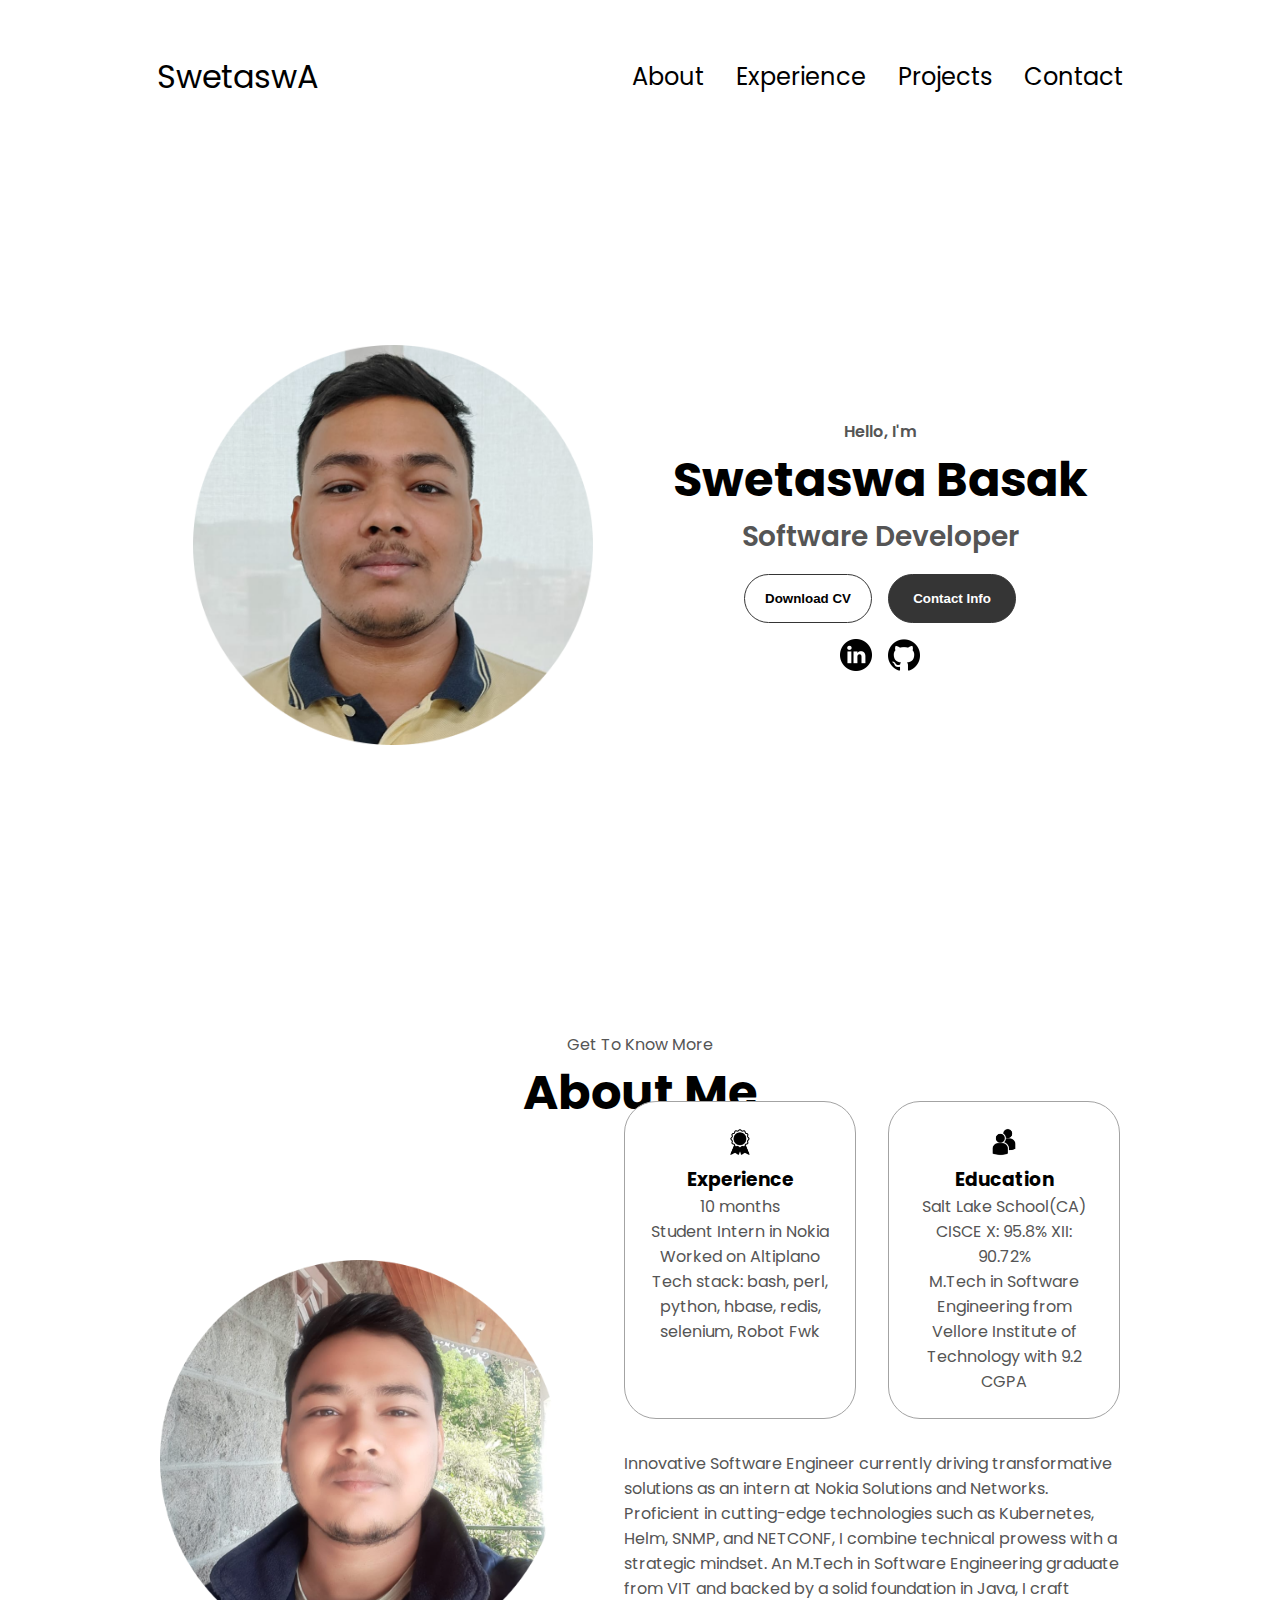
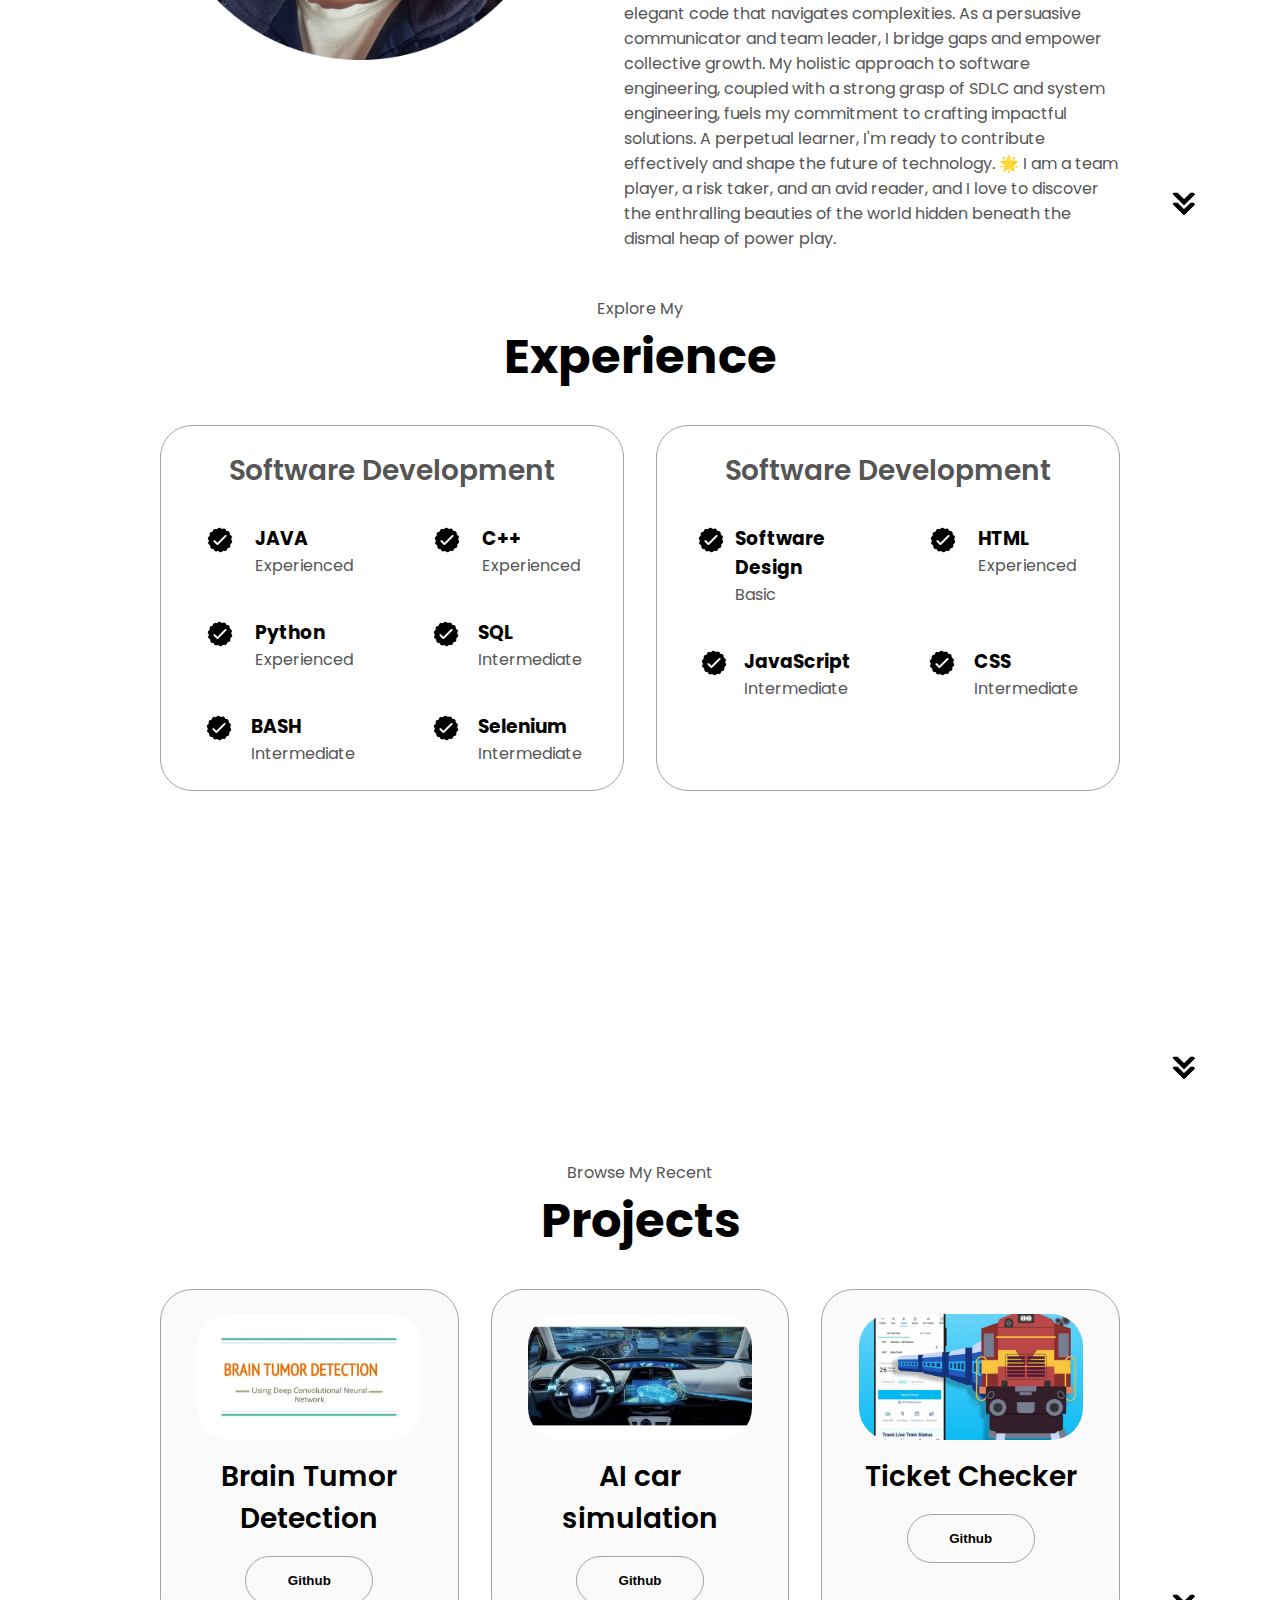
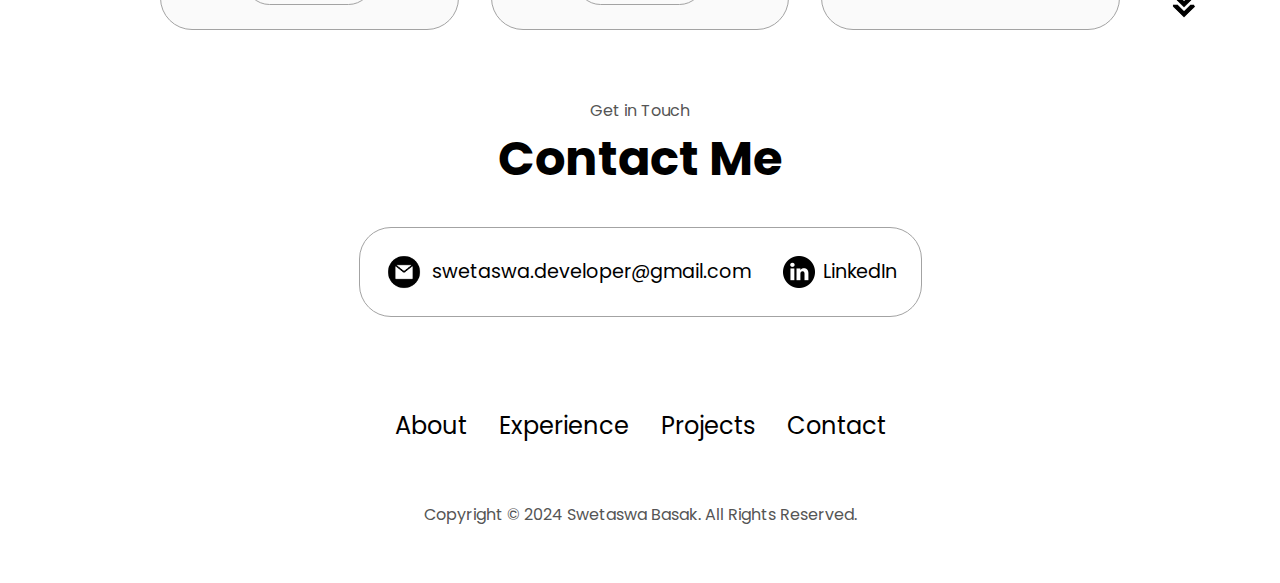
<file: index.html>
<!DOCTYPE html>
<html lang="en">
  <head>
    <meta charset="UTF-8" />
    <meta http-equiv="X-UA-Compatible" content="IE=edge" />
    <meta name="viewport" content="width=device-width, initial-scale=1.0" />
    <title>My Portfolio</title>
    <link rel="stylesheet" href="style.css" />
    <link rel="stylesheet" href="mediaqueries.css" />
  </head>
  <body>
    <nav id="desktop-nav">
      <div class="logo">SwetaswA</div>
      <div>
        <ul class="nav-links">
          <li><a href="#about">About</a></li>
          <li><a href="#experience">Experience</a></li>
          <li><a href="#projects">Projects</a></li>
          <li><a href="#contact">Contact</a></li>
        </ul>
      </div>
    </nav>
    <nav id="hamburger-nav">
      <div class="logo">SwetaswA</div>
      <div class="hamburger-menu">
        <div class="hamburger-icon" onclick="toggleMenu()">
          <span></span>
          <span></span>
          <span></span>
        </div>
        <div class="menu-links">
          <li><a href="#about" onclick="toggleMenu()">About</a></li>
          <li><a href="#experience" onclick="toggleMenu()">Experience</a></li>
          <li><a href="#projects" onclick="toggleMenu()">Projects</a></li>
          <li><a href="#contact" onclick="toggleMenu()">Contact</a></li>
        </div>
      </div>
    </nav>
    <section id="profile">
      <div class="section__pic-container">
        <img
          src="./assets/myself-photoaidcom-cropped.jpg"
          alt="Swetaswa Basak profile picture"
        />
      </div>
      <div class="section__text">
        <p class="section__text__p1">Hello, I'm</p>
        <h1 class="title">Swetaswa Basak</h1>
        <p class="section__text__p2">Software Developer</p>
        <div class="btn-container">
          <button
            class="btn btn-color-2"
            onclick="window.open('./assets/Swetaswa_Basak_resume.pdf')"
          >
            Download CV
          </button>
          <button class="btn btn-color-1" onclick="location.href='./#contact'">
            Contact Info
          </button>
        </div>
        <div id="socials-container">
          <img
            src="./assets/linkedin.png"
            alt="My LinkedIn profile"
            class="icon"
            onclick="location.href='https://www.linkedin.com/in/swetaswa-basak-90a94b178/'"
          />
          <img
            src="./assets/github.png"
            alt="My Github profile"
            class="icon"
            onclick="location.href='https://github.com/Swetaswa'"
          />
        </div>
      </div>
    </section>
    <section id="about">
      <p class="section__text__p1">Get To Know More</p>
      <h1 class="title">About Me</h1>
      <div class="section-container">
        <div class="section__pic-container">
          <img
            src="./assets/me2-photoaidcom-cropped.jpg"
            alt="Profile picture"
            class="about-pic"
          />
        </div>
        <div class="about-details-container">
          <div class="about-containers">
            <div class="details-container">
              <img
                src="./assets/experience.png"
                alt="Experience icon"
                class="icon"
              />
              <h3>Experience</h3>
              <p>
                10 months <br />Student Intern in Nokia <br />Worked on
                Altiplano <br />Tech stack: bash, perl, python, hbase, redis,
                selenium, Robot Fwk
              </p>
            </div>
            <div class="details-container">
              <img
                src="./assets/education.png"
                alt="Education icon"
                class="icon"
              />
              <h3>Education</h3>
              <p>
                Salt Lake School(CA) <br />CISCE X: 95.8% XII: 90.72%
                <br />M.Tech in Software Engineering from Vellore Institute of
                Technology with 9.2 CGPA
              </p>
            </div>
          </div>
          <div class="text-container">
            <p>
              Innovative Software Engineer currently driving transformative
              solutions as an intern at Nokia Solutions and Networks. Proficient
              in cutting-edge technologies such as Kubernetes, Helm, SNMP, and
              NETCONF, I combine technical prowess with a strategic mindset. An
              M.Tech in Software Engineering graduate from VIT and backed by a
              solid foundation in Java, I craft elegant code that navigates
              complexities. As a persuasive communicator and team leader, I
              bridge gaps and empower collective growth. My holistic approach to
              software engineering, coupled with a strong grasp of SDLC and
              system engineering, fuels my commitment to crafting impactful
              solutions. A perpetual learner, I'm ready to contribute
              effectively and shape the future of technology. 🌟 I am a team
              player, a risk taker, and an avid reader, and I love to discover
              the enthralling beauties of the world hidden beneath the dismal
              heap of power play.
            </p>
          </div>
        </div>
      </div>
      <img
        src="./assets/arrow.png"
        alt="Arrow icon"
        class="icon arrow"
        onclick="location.href='./#experience'"
      />
    </section>
    <section id="experience">
      <p class="section__text__p1">Explore My</p>
      <h1 class="title">Experience</h1>
      <div class="experience-details-container">
        <div class="about-containers">
          <div class="details-container">
            <h2 class="experience-sub-title">Software Development</h2>
            <div class="article-container">
              <article>
                <img
                  src="./assets/checkmark.png"
                  alt="Experience icon"
                  class="icon"
                />
                <div>
                  <h3>JAVA</h3>
                  <p>Experienced</p>
                </div>
              </article>
              <article>
                <img
                  src="./assets/checkmark.png"
                  alt="Experience icon"
                  class="icon"
                />
                <div>
                  <h3>C++</h3>
                  <p>Experienced</p>
                </div>
              </article>
              <article>
                <img
                  src="./assets/checkmark.png"
                  alt="Experience icon"
                  class="icon"
                />
                <div>
                  <h3>Python</h3>
                  <p>Experienced</p>
                </div>
              </article>
              <article>
                <img
                  src="./assets/checkmark.png"
                  alt="Experience icon"
                  class="icon"
                />
                <div>
                  <h3>SQL</h3>
                  <p>Intermediate</p>
                </div>
              </article>
              <article>
                <img
                  src="./assets/checkmark.png"
                  alt="Experience icon"
                  class="icon"
                />
                <div>
                  <h3>BASH</h3>
                  <p>Intermediate</p>
                </div>
              </article>
              <article>
                <img
                  src="./assets/checkmark.png"
                  alt="Experience icon"
                  class="icon"
                />
                <div>
                  <h3>Selenium</h3>
                  <p>Intermediate</p>
                </div>
              </article>
            </div>
          </div>
          <div class="details-container">
            <h2 class="experience-sub-title">Software Development</h2>
            <div class="article-container">
              <article>
                <img
                  src="./assets/checkmark.png"
                  alt="Experience icon"
                  class="icon"
                />
                <div>
                  <h3>Software Design</h3>
                  <p>Basic</p>
                </div>
              </article>
              <article>
                <img
                  src="./assets/checkmark.png"
                  alt="Experience icon"
                  class="icon"
                />
                <div>
                  <h3>HTML</h3>
                  <p>Experienced</p>
                </div>
              </article>
              <article>
                <img
                  src="./assets/checkmark.png"
                  alt="Experience icon"
                  class="icon"
                />
                <div>
                  <h3>JavaScript</h3>
                  <p>Intermediate</p>
                </div>
              </article>
              <article>
                <img
                  src="./assets/checkmark.png"
                  alt="Experience icon"
                  class="icon"
                />
                <div>
                  <h3>CSS</h3>
                  <p>Intermediate</p>
                </div>
              </article>
            </div>
          </div>
        </div>
      </div>
      <img
        src="./assets/arrow.png"
        alt="Arrow icon"
        class="icon arrow"
        onclick="location.href='./#projects'"
      />
    </section>
    <section id="projects">
      <p class="section__text__p1">Browse My Recent</p>
      <h1 class="title">Projects</h1>
      <div class="experience-details-container">
        <div class="about-containers">
          <div class="details-container color-container">
            <div class="article-container">
              <img
                src="./assets/brain.webp"
                alt="Project 1"
                class="project-img"
              />
            </div>
            <h2 class="experience-sub-title project-title">
              Brain Tumor Detection
            </h2>
            <div class="btn-container">
              <button
                class="btn btn-color-2 project-btn"
                onclick="location.href='https://github.com/Swetaswa/Brain-tumor-detection'"
              >
                Github
              </button>
            </div>
          </div>
          <div class="details-container color-container">
            <div class="article-container">
              <img
                src="./assets/ai car.jpg"
                alt="Project 2"
                class="project-img"
              />
            </div>
            <h2 class="experience-sub-title project-title">
              AI car simulation
            </h2>
            <div class="btn-container">
              <button
                class="btn btn-color-2 project-btn"
                onclick="location.href='https://github.com/Swetaswa/AI-car-simulation-using-NEAT-algorithm'"
              >
                Github
              </button>
            </div>
          </div>
          <div class="details-container color-container">
            <div class="article-container">
              <img
                src="./assets/paytm_1-sixteen_nine.webp"
                alt="Project 3"
                class="project-img"
              />
            </div>
            <h2 class="experience-sub-title project-title">Ticket Checker</h2>
            <div class="btn-container">
              <button
                class="btn btn-color-2 project-btn"
                onclick="location.href='https://github.com/Swetaswa/Online-Ticket-Checker'"
              >
                Github
              </button>
            </div>
          </div>
        </div>
      </div>
      <img
        src="./assets/arrow.png"
        alt="Arrow icon"
        class="icon arrow"
        onclick="location.href='./#contact'"
      />
    </section>
    <section id="contact">
      <p class="section__text__p1">Get in Touch</p>
      <h1 class="title">Contact Me</h1>
      <div class="contact-info-upper-container">
        <div class="contact-info-container">
          <img
            src="./assets/email.png"
            alt="Email icon"
            class="icon contact-icon email-icon"
          />
          <p>
            <a href="mailto: swetaswa.developer@gmail.com"
              >swetaswa.developer@gmail.com</a
            >
          </p>
        </div>
        <div class="contact-info-container">
          <img
            src="./assets/linkedin.png"
            alt="LinkedIn icon"
            class="icon contact-icon"
          />
          <p>
            <a href="https://www.linkedin.com/in/swetaswa-basak-90a94b178/"
              >LinkedIn</a
            >
          </p>
        </div>
      </div>
    </section>
    <footer>
      <nav>
        <div class="nav-links-container">
          <ul class="nav-links">
            <li><a href="#about">About</a></li>
            <li><a href="#experience">Experience</a></li>
            <li><a href="#projects">Projects</a></li>
            <li><a href="#contact">Contact</a></li>
          </ul>
        </div>
      </nav>
      <p>Copyright &#169; 2024 Swetaswa Basak. All Rights Reserved.</p>
    </footer>
    <script src="script.js"></script>
  </body>
</html>
</file>
<file: style.css>
/* GENERAL */

@import url("https://fonts.googleapis.com/css2?family=Poppins:wght@300;400;500;600&display=swap");

* {
  margin: 0;
  padding: 0;
}

body {
  font-family: "Poppins", sans-serif;
}

html {
  scroll-behavior: smooth;
}

p {
  color: rgb(85, 85, 85);
}

/* TRANSITION */

a,
.btn {
  transition: all 300ms ease;
}

/* DESKTOP NAV */

nav,
.nav-links {
  display: flex;
}

nav {
  justify-content: space-around;
  align-items: center;
  height: 17vh;
}

.nav-links {
  gap: 2rem;
  list-style: none;
  font-size: 1.5rem;
}

a {
  color: black;
  text-decoration: none;
  text-decoration-color: white;
}

a:hover {
  color: grey;
  text-decoration: underline;
  text-underline-offset: 1rem;
  text-decoration-color: rgb(181, 181, 181);
}

.logo {
  font-size: 2rem;
}

.logo:hover {
  cursor: default;
}

/* HAMBURGER MENU */

#hamburger-nav {
  display: none;
}

.hamburger-menu {
  position: relative;
  display: inline-block;
}

.hamburger-icon {
  display: flex;
  flex-direction: column;
  justify-content: space-between;
  height: 24px;
  width: 30px;
  cursor: pointer;
}

.hamburger-icon span {
  width: 100%;
  height: 2px;
  background-color: black;
  transition: all 0.3 ease-in-out;
}

.menu-links {
  position: absolute;
  top: 100%;
  right: 0;
  background-color: white;
  width: fit-content;
  max-height: 0;
  overflow: hidden;
  transition: all 0.3 ease-in-out;
}

.menu-links a {
  display: block;
  padding: 10px;
  text-align: center;
  font-size: 1.5rem;
  color: black;
  text-decoration: none;
  transition: all 0.3 ease-in-out;
}

.menu-links li {
  list-style: none;
}

.menu-links.open {
  max-height: 300px;
}

.hamburger-icon.open span:first-child {
  transform: rotate(45deg) translate(10px, 5px);
}

.hamburger-icon.open span:nth-child(2) {
  opacity: 0;
}

.hamburger-icon.open span:last-child {
  transform: rotate(-45deg) translate(10px, -5px);
}

.hamburger-icon span:first-child {
  transform: none;
}

.hamburger-icon span:first-child {
  opacity: 1;
}

.hamburger-icon span:first-child {
  transform: none;
}

/* SECTIONS */

section {
  padding-top: 4vh;
  height: 96vh;
  margin: 0 10rem;
  box-sizing: border-box;
  min-height: fit-content;
}

.section-container {
  display: flex;
}

/* PROFILE SECTION */

#profile {
  display: flex;
  justify-content: center;
  gap: 5rem;
  height: 80vh;
}

.section__pic-container {
  display: flex;
  height: 400px;
  width: 400px;
  margin: auto 0;
}

.section__text {
  align-self: center;
  text-align: center;
}

.section__text p {
  font-weight: 600;
}

.section__text__p1 {
  text-align: center;
}

.section__text__p2 {
  font-size: 1.75rem;
  margin-bottom: 1rem;
}

.title {
  font-size: 3rem;
  text-align: center;
}

#socials-container {
  display: flex;
  justify-content: center;
  margin-top: 1rem;
  gap: 1rem;
}

/* ICONS */

.icon {
  cursor: pointer;
  height: 2rem;
}

/* BUTTONS */

.btn-container {
  display: flex;
  justify-content: center;
  gap: 1rem;
}

.btn {
  font-weight: 600;
  transition: all 300ms ease;
  padding: 1rem;
  width: 8rem;
  border-radius: 2rem;
}

.btn-color-1,
.btn-color-2 {
  border: rgb(53, 53, 53) 0.1rem solid;
}

.btn-color-1:hover,
.btn-color-2:hover {
  cursor: pointer;
}

.btn-color-1,
.btn-color-2:hover {
  background: rgb(53, 53, 53);
  color: white;
}

.btn-color-1:hover {
  background: rgb(0, 0, 0);
}

.btn-color-2 {
  background: none;
}

.btn-color-2:hover {
  border: rgb(255, 255, 255) 0.1rem solid;
}

.btn-container {
  gap: 1rem;
}

/* ABOUT SECTION */

#about {
  position: relative;
}

.about-containers {
  gap: 2rem;
  margin-bottom: 2rem;
  margin-top: 2rem;
}

.about-details-container {
  justify-content: center;
  flex-direction: column;
}

.about-containers,
.about-details-container {
  display: flex;
}

.about-pic {
  border-radius: 2rem;
}

.arrow {
  position: absolute;
  right: -5rem;
  bottom: 2.5rem;
}

.details-container {
  padding: 1.5rem;
  flex: 1;
  background: white;
  border-radius: 2rem;
  border: rgb(53, 53, 53) 0.1rem solid;
  border-color: rgb(163, 163, 163);
  text-align: center;
}

.section-container {
  gap: 4rem;
  height: 80%;
}

.section__pic-container {
  height: 400px;
  width: 400px;
  margin: auto 0;
}

/* EXPERIENCE SECTION */

#experience {
  position: relative;
}

.experience-sub-title {
  color: rgb(85, 85, 85);
  font-weight: 600;
  font-size: 1.75rem;
  margin-bottom: 2rem;
}

.experience-details-container {
  display: flex;
  justify-content: center;
  flex-direction: column;
}

.article-container {
  display: flex;
  text-align: initial;
  flex-wrap: wrap;
  flex-direction: row;
  gap: 2.5rem;
  justify-content: space-around;
}

article {
  display: flex;
  width: 10rem;
  justify-content: space-around;
  gap: 0.5rem;
}

article .icon {
  cursor: default;
}

/* PROJECTS SECTION */

#projects {
  position: relative;
}

.color-container {
  border-color: rgb(163, 163, 163);
  background: rgb(250, 250, 250);
}

.project-img {
  border-radius: 2rem;
  width: 90%;
  height: 90%;
}

.project-title {
  margin: 1rem;
  color: black;
}

.project-btn {
  color: black;
  border-color: rgb(163, 163, 163);
}

/* CONTACT */

#contact {
  display: flex;
  justify-content: center;
  flex-direction: column;
  height: 70vh;
}

.contact-info-upper-container {
  display: flex;
  justify-content: center;
  border-radius: 2rem;
  border: rgb(53, 53, 53) 0.1rem solid;
  border-color: rgb(163, 163, 163);
  background: (250, 250, 250);
  margin: 2rem auto;
  padding: 0.5rem;
}

.contact-info-container {
  display: flex;
  align-items: center;
  justify-content: center;
  gap: 0.5rem;
  margin: 1rem;
}

.contact-info-container p {
  font-size: larger;
}

.contact-icon {
  cursor: default;
}

.email-icon {
  height: 2.5rem;
}

/* FOOTER SECTION */

footer {
  height: 26vh;
  margin: 0 1rem;
}

footer p {
  text-align: center;
}
</file>
<file: mediaqueries.css>
@media screen and (max-width: 1400px) {
  #profile {
    height: 83vh;
    margin-bottom: 6rem;
  }
  .about-containers {
    flex-wrap: wrap;
  }
  #contact,
  #projects {
    height: fit-content;
  }
}

@media screen and (max-width: 1200px) {
  #desktop-nav {
    display: none;
  }
  #hamburger-nav {
    display: flex;
  }
  #experience,
  .experience-details-container {
    margin-top: 2rem;
  }
  #profile,
  .section-container {
    display: block;
  }
  .arrow {
    display: none;
  }
  section,
  .section-container {
    height: fit-content;
  }
  section {
    margin: 0 5%;
  }
  .section__pic-container {
    width: 275px;
    height: 275px;
    margin: 0 auto 2rem;
  }
  .about-containers {
    margin-top: 0;
  }
}

@media screen and (max-width: 600px) {
  #contact,
  footer {
    height: 40vh;
  }
  #profile {
    height: 83vh;
    margin-bottom: 0;
  }
  article {
    font-size: 1rem;
  }
  footer nav {
    height: fit-content;
    margin-bottom: 2rem;
  }
  .about-containers,
  .contact-info-upper-container,
  .btn-container {
    flex-wrap: wrap;
  }
  .contact-info-container {
    margin: 0;
  }
  .contact-info-container p,
  .nav-links li a {
    font-size: 1rem;
  }
  .experience-sub-title {
    font-size: 1.25rem;
  }
  .logo {
    font-size: 1.5rem;
  }
  .nav-links {
    flex-direction: column;
    gap: 0.5rem;
    text-align: center;
  }
  .section__pic-container {
    width: auto;
    height: 46vw;
    justify-content: center;
  }
  .section__text__p2 {
    font-size: 1.25rem;
  }
  .title {
    font-size: 2rem;
  }
  .text-container {
    text-align: justify;
  }
}
</file>
